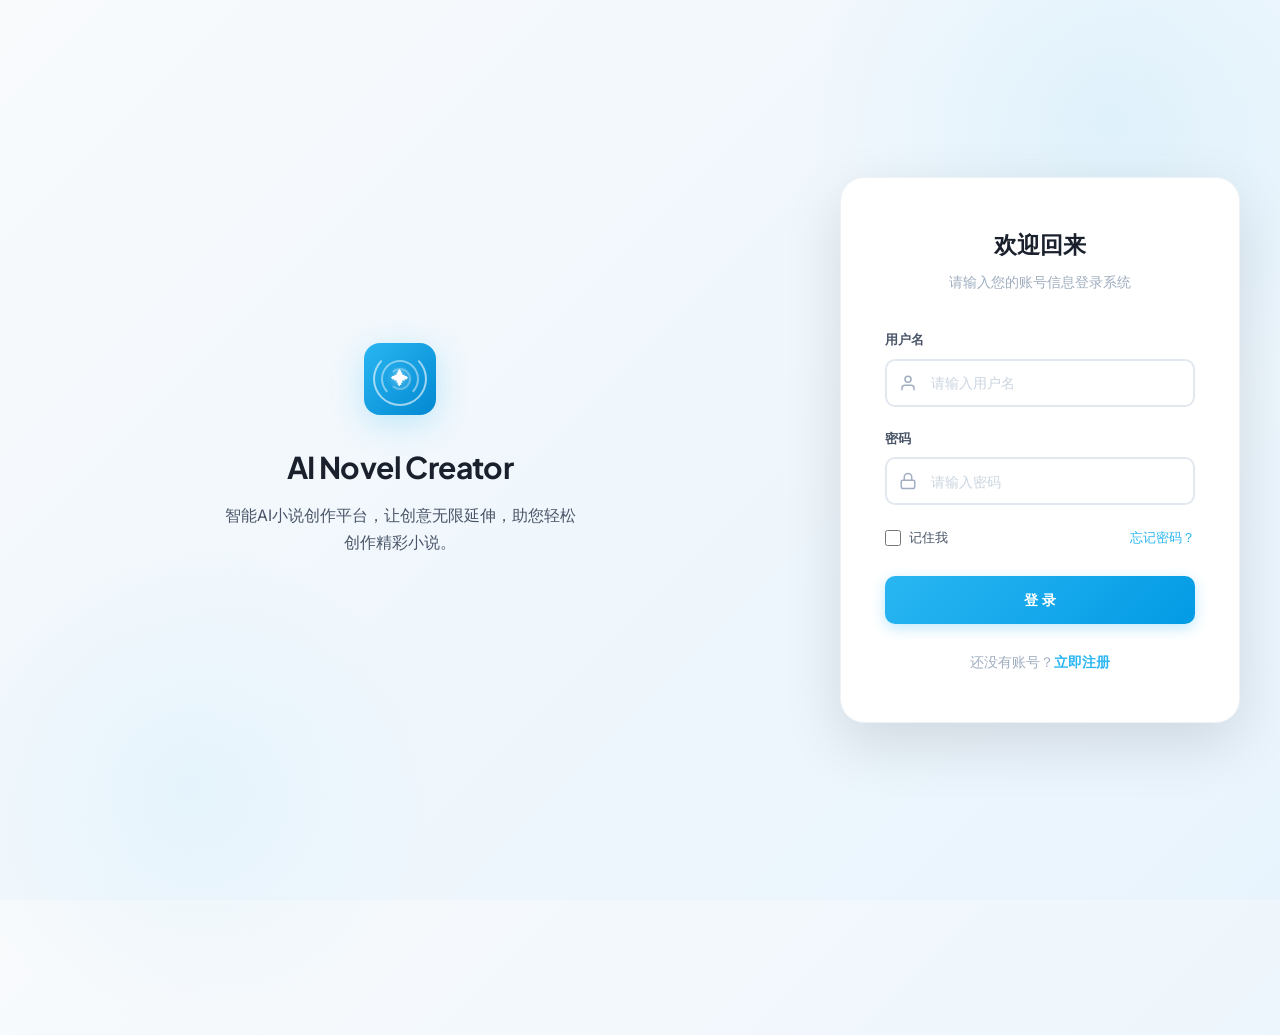
<file: frontend/index.html>
<!DOCTYPE html>
<html lang="zh-CN">
<head>
    <meta charset="UTF-8">
    <meta name="viewport" content="width=device-width, initial-scale=1.0">
    <title>AI Novel Creator - 登录</title>
    <link rel="preconnect" href="https://fonts.googleapis.com">
    <link rel="preconnect" href="https://fonts.gstatic.com" crossorigin>
    <link href="https://fonts.googleapis.com/css2?family=Inter:wght@400;500;600;700&family=Plus+Jakarta+Sans:wght@600;700;800&display=swap" rel="stylesheet">
    <link rel="stylesheet" href="css/style.css">
</head>
<body class="login-page">

    <!-- 左侧品牌区 -->
    <div class="login-brand">
        <div class="login-brand-icon creative-flow-icon">
            <div class="flow-ring flow-ring-1"></div>
            <div class="flow-ring flow-ring-2"></div>
            <div class="flow-ring flow-ring-3"></div>
            <div class="flow-center">✦</div>
        </div>
        <h1>AI Novel Creator</h1>
        <p>智能AI小说创作平台，让创意无限延伸，助您轻松创作精彩小说。</p>
    </div>

    <!-- 右侧登录面板 -->
    <div class="login-panel">
        <div class="login-card" id="loginCard">
            <div class="login-card-header">
                <h2>欢迎回来</h2>
                <span>请输入您的账号信息登录系统</span>
            </div>

            <form id="loginForm" novalidate>
                <!-- 用户名 -->
                <div class="form-group">
                    <label for="username">用户名</label>
                    <div class="input-wrapper">
                        <svg class="input-icon" viewBox="0 0 24 24" fill="none" stroke="currentColor" stroke-width="2" stroke-linecap="round" stroke-linejoin="round">
                            <path d="M20 21v-2a4 4 0 0 0-4-4H8a4 4 0 0 0-4 4v2"></path>
                            <circle cx="12" cy="7" r="4"></circle>
                        </svg>
                        <input
                            type="text"
                            id="username"
                            name="username"
                            placeholder="请输入用户名"
                            autocomplete="username"
                            required
                            minlength="2"
                            maxlength="50"
                        >
                    </div>
                </div>

                <!-- 密码 -->
                <div class="form-group">
                    <label for="password">密码</label>
                    <div class="input-wrapper">
                        <svg class="input-icon" viewBox="0 0 24 24" fill="none" stroke="currentColor" stroke-width="2" stroke-linecap="round" stroke-linejoin="round">
                            <rect x="3" y="11" width="18" height="11" rx="2" ry="2"></rect>
                            <path d="M7 11V7a5 5 0 0 1 10 0v4"></path>
                        </svg>
                        <input
                            type="password"
                            id="password"
                            name="password"
                            placeholder="请输入密码"
                            autocomplete="current-password"
                            required
                            minlength="6"
                        >
                    </div>
                </div>

                <!-- 记住我 / 忘记密码 -->
                <div class="form-options">
                    <label class="remember">
                        <input type="checkbox" id="rememberMe">
                        <span>记住我</span>
                    </label>
                    <a href="#" class="forgot" id="forgotPassword">忘记密码？</a>
                </div>

                <!-- 登录按钮 -->
                <button type="submit" class="btn btn-primary" id="loginBtn">
                    <span id="loginBtnText">登 录</span>
                    <span class="spinner hidden" id="loginSpinner"></span>
                </button>
            </form>

            <!-- 注册链接 -->
            <div class="login-card-footer">
                还没有账号？<a href="#" id="goRegister">立即注册</a>
            </div>
        </div>

        <!-- 注册卡片（默认隐藏） -->
        <div class="login-card hidden" id="registerCard">
            <div class="login-card-header">
                <h2>创建账号</h2>
                <span>注册一个新账号以使用系统</span>
            </div>

            <form id="registerForm" novalidate>
                <!-- 用户名 -->
                <div class="form-group">
                    <label for="regUsername">用户名</label>
                    <div class="input-wrapper">
                        <svg class="input-icon" viewBox="0 0 24 24" fill="none" stroke="currentColor" stroke-width="2" stroke-linecap="round" stroke-linejoin="round">
                            <path d="M20 21v-2a4 4 0 0 0-4-4H8a4 4 0 0 0-4 4v2"></path>
                            <circle cx="12" cy="7" r="4"></circle>
                        </svg>
                        <input
                            type="text"
                            id="regUsername"
                            name="regUsername"
                            placeholder="请输入用户名（字母数字下划线）"
                            autocomplete="username"
                            required
                            minlength="2"
                            maxlength="50"
                            pattern="[a-zA-Z0-9_]+"
                        >
                    </div>
                </div>

                <!-- 邮箱 -->
                <div class="form-group">
                    <label for="regEmail">邮箱</label>
                    <div class="input-wrapper">
                        <svg class="input-icon" viewBox="0 0 24 24" fill="none" stroke="currentColor" stroke-width="2" stroke-linecap="round" stroke-linejoin="round">
                            <path d="M4 4h16c1.1 0 2 .9 2 2v12c0 1.1-.9 2-2 2H4c-1.1 0-2-.9-2-2V6c0-1.1.9-2 2-2z"></path>
                            <polyline points="22,6 12,13 2,6"></polyline>
                        </svg>
                        <input
                            type="email"
                            id="regEmail"
                            name="regEmail"
                            placeholder="请输入邮箱（可选）"
                            autocomplete="email"
                        >
                    </div>
                </div>

                <!-- 手机号 -->
                <div class="form-group">
                    <label for="regPhone">手机号</label>
                    <div class="input-wrapper">
                        <svg class="input-icon" viewBox="0 0 24 24" fill="none" stroke="currentColor" stroke-width="2" stroke-linecap="round" stroke-linejoin="round">
                            <rect x="5" y="2" width="14" height="20" rx="2" ry="2"></rect>
                            <line x1="12" y1="18" x2="12.01" y2="18"></line>
                        </svg>
                        <input
                            type="text"
                            id="regPhone"
                            name="regPhone"
                            placeholder="请输入手机号（可选）"
                            autocomplete="tel"
                        >
                    </div>
                </div>

                <!-- 密码 -->
                <div class="form-group">
                    <label for="regPassword">密码</label>
                    <div class="input-wrapper">
                        <svg class="input-icon" viewBox="0 0 24 24" fill="none" stroke="currentColor" stroke-width="2" stroke-linecap="round" stroke-linejoin="round">
                            <rect x="3" y="11" width="18" height="11" rx="2" ry="2"></rect>
                            <path d="M7 11V7a5 5 0 0 1 10 0v4"></path>
                        </svg>
                        <input
                            type="password"
                            id="regPassword"
                            name="regPassword"
                            placeholder="请输入密码（至少6位）"
                            autocomplete="new-password"
                            required
                            minlength="6"
                        >
                    </div>
                </div>

                <!-- 确认密码 -->
                <div class="form-group">
                    <label for="regPasswordConfirm">确认密码</label>
                    <div class="input-wrapper">
                        <svg class="input-icon" viewBox="0 0 24 24" fill="none" stroke="currentColor" stroke-width="2" stroke-linecap="round" stroke-linejoin="round">
                            <rect x="3" y="11" width="18" height="11" rx="2" ry="2"></rect>
                            <path d="M7 11V7a5 5 0 0 1 10 0v4"></path>
                        </svg>
                        <input
                            type="password"
                            id="regPasswordConfirm"
                            name="regPasswordConfirm"
                            placeholder="请再次输入密码"
                            autocomplete="new-password"
                            required
                            minlength="6"
                        >
                    </div>
                </div>

                <!-- 注册按钮 -->
                <button type="submit" class="btn btn-primary" id="registerBtn">
                    <span id="registerBtnText">注 册</span>
                    <span class="spinner hidden" id="registerSpinner"></span>
                </button>
            </form>

            <!-- 返回登录 -->
            <div class="login-card-footer">
                已有账号？<a href="#" id="goLogin">返回登录</a>
            </div>
        </div>
    </div>

    <script src="js/api.js"></script>
    <script src="js/app.js"></script>
</body>
</html>
</file>
<file: frontend/css/style.css>
/* ============================================
   Auth System - 全局样式表
   设计方向: 现代企业级简约风格
   主色调: #29B6F2 / 白色 / 灰色系
   ============================================ */

/* ====================== CSS 变量 ====================== */
:root {
    /* 主色调 */
    --primary:          #29B6F2;
    --primary-hover:    #0288D1;
    --primary-light:    #BDE8FB;
    --primary-bg:       #E1F5FE;

    /* 中性色 */
    --bg-white:         #FFFFFF;
    --bg-page:          #F6F8FA;
    --bg-sidebar:       #FAFBFC;
    --bg-card:          #FFFFFF;
    --bg-hover:         #F0F4F8;

    /* 边框与分割线 */
    --border:           #E2E8F0;
    --border-light:     #EDF2F7;
    --divider:          #CBD5E0;

    /* 文字颜色 */
    --text-primary:     #1A202C;
    --text-secondary:   #4A5568;
    --text-muted:       #A0AEC0;
    --text-placeholder: #CBD5E0;

    /* 状态颜色 */
    --success:          #38A169;
    --success-bg:       #F0FFF4;
    --warning:          #DD6B20;
    --warning-bg:       #FFFAF0;
    --danger:           #E53E3E;
    --danger-bg:        #FFF5F5;
    --info:             #3182CE;
    --info-bg:          #EBF8FF;

    /* 阴影 */
    --shadow-sm:        0 1px 2px rgba(0,0,0,0.05);
    --shadow-md:        0 4px 6px rgba(0,0,0,0.07);
    --shadow-lg:        0 10px 40px rgba(0,0,0,0.10);
    --shadow-xl:        0 20px 60px rgba(0,0,0,0.12);

    /* 圆角 */
    --radius-sm:        6px;
    --radius-md:        10px;
    --radius-lg:        16px;
    --radius-xl:        24px;
    --radius-full:      9999px;

    /* 间距 */
    --sidebar-width:    260px;
    --navbar-height:    64px;

    /* 过渡 */
    --transition-fast:  0.15s cubic-bezier(0.4, 0, 0.2, 1);
    --transition:       0.25s cubic-bezier(0.4, 0, 0.2, 1);
    --transition-slow:  0.35s cubic-bezier(0.4, 0, 0.2, 1);

    /* 字体 */
    --font-display:     'Plus Jakarta Sans', 'PingFang SC', 'Microsoft YaHei', sans-serif;
    --font-body:        'Inter', 'PingFang SC', 'Microsoft YaHei', sans-serif;
    --font-mono:        'JetBrains Mono', 'Cascadia Code', 'Consolas', monospace;
}

/* ====================== 全局重置 ====================== */
*, *::before, *::after {
    margin: 0;
    padding: 0;
    box-sizing: border-box;
}

html {
    font-size: 15px;
    -webkit-font-smoothing: antialiased;
    -moz-osx-font-smoothing: grayscale;
}

body {
    font-family: var(--font-body);
    color: var(--text-primary);
    background: var(--bg-page);
    line-height: 1.6;
    min-height: 100vh;
}

a {
    color: var(--primary);
    text-decoration: none;
    transition: color var(--transition-fast);
}

a:hover {
    color: var(--primary-hover);
}

/* ====================== 登录页面 ====================== */
.login-page {
    display: flex;
    min-height: 100vh;
    background: linear-gradient(135deg, #F8FAFC 0%, #E8F4FD 100%);
    position: relative;
    overflow: hidden;
}

/* 背景装饰 */
.login-page::before {
    content: '';
    position: absolute;
    top: -20%;
    right: -10%;
    width: 600px;
    height: 600px;
    background: radial-gradient(circle, rgba(41,182,242,0.08) 0%, transparent 70%);
    border-radius: 50%;
    pointer-events: none;
}

.login-page::after {
    content: '';
    position: absolute;
    bottom: -15%;
    left: -5%;
    width: 500px;
    height: 500px;
    background: radial-gradient(circle, rgba(41,182,242,0.06) 0%, transparent 70%);
    border-radius: 50%;
    pointer-events: none;
}

/* 左侧品牌区 */
.login-brand {
    flex: 1;
    display: flex;
    flex-direction: column;
    justify-content: center;
    align-items: center;
    padding: 60px;
    position: relative;
    z-index: 1;
}

.login-brand-icon {
    width: 72px;
    height: 72px;
    background: linear-gradient(135deg, var(--primary) 0%, var(--primary-hover) 100%);
    border-radius: var(--radius-lg);
    display: flex;
    align-items: center;
    justify-content: center;
    margin-bottom: 28px;
    box-shadow: 0 8px 32px rgba(41,182,242,0.25);
}

.login-brand-icon svg {
    width: 36px;
    height: 36px;
    color: white;
}

/* 创意流动图标 */
.creative-flow-icon {
    position: relative;
    overflow: hidden;
}

.flow-ring {
    position: absolute;
    border-radius: 50%;
    border: 2px solid;
}

.flow-ring-1 {
    width: 54px;
    height: 54px;
    border-color: rgba(255,255,255,0.6);
    border-top-color: transparent;
    animation: flowRotate1 4s linear infinite;
}

.flow-ring-2 {
    width: 38px;
    height: 38px;
    top: 50%;
    left: 50%;
    transform: translate(-50%, -50%);
    border-color: rgba(255,255,255,0.45);
    border-bottom-color: transparent;
    animation: flowRotate2 6s linear infinite reverse;
}

.flow-ring-3 {
    width: 22px;
    height: 22px;
    top: 50%;
    left: 50%;
    transform: translate(-50%, -50%);
    border-color: rgba(255,255,255,0.3);
    border-left-color: transparent;
    animation: flowRotate3 8s linear infinite;
}

.flow-center {
    position: relative;
    z-index: 1;
    color: white;
    font-size: 18px;
    line-height: 1;
    text-shadow: 0 0 8px rgba(255,255,255,0.5);
}

@keyframes flowRotate1 {
    from { transform: rotate(0deg); }
    to { transform: rotate(360deg); }
}

@keyframes flowRotate2 {
    from { transform: translate(-50%, -50%) rotate(0deg); }
    to { transform: translate(-50%, -50%) rotate(360deg); }
}

@keyframes flowRotate3 {
    from { transform: translate(-50%, -50%) rotate(0deg); }
    to { transform: translate(-50%, -50%) rotate(360deg); }
}

.login-brand h1 {
    font-family: var(--font-display);
    font-size: 2rem;
    font-weight: 700;
    color: var(--text-primary);
    margin-bottom: 12px;
    letter-spacing: -0.02em;
}

.login-brand p {
    font-size: 1.05rem;
    color: var(--text-secondary);
    text-align: center;
    max-width: 360px;
    line-height: 1.7;
}

/* 右侧登录卡片 */
.login-panel {
    flex: 0 0 480px;
    display: flex;
    align-items: center;
    justify-content: center;
    position: relative;
    z-index: 1;
    padding: 40px;
}

.login-card {
    width: 100%;
    max-width: 420px;
    background: var(--bg-card);
    border-radius: var(--radius-xl);
    padding: 48px 44px;
    box-shadow: var(--shadow-xl);
    border: 1px solid var(--border-light);
}

.login-card-header {
    text-align: center;
    margin-bottom: 36px;
}

.login-card-header h2 {
    font-family: var(--font-display);
    font-size: 1.5rem;
    font-weight: 700;
    color: var(--text-primary);
    margin-bottom: 8px;
}

.login-card-header span {
    font-size: 0.9rem;
    color: var(--text-muted);
}

/* 表单样式 */
.form-group {
    margin-bottom: 22px;
    position: relative;
}

.form-group label {
    display: block;
    font-size: 0.85rem;
    font-weight: 600;
    color: var(--text-secondary);
    margin-bottom: 8px;
    letter-spacing: 0.01em;
}

.form-group .input-wrapper {
    position: relative;
    display: flex;
    align-items: center;
}

.form-group .input-icon {
    position: absolute;
    left: 14px;
    width: 18px;
    height: 18px;
    color: var(--text-muted);
    pointer-events: none;
    transition: color var(--transition-fast);
}

.form-group input {
    width: 100%;
    height: 48px;
    padding: 0 16px 0 44px;
    border: 2px solid var(--border);
    border-radius: var(--radius-md);
    font-size: 0.95rem;
    font-family: var(--font-body);
    color: var(--text-primary);
    background: var(--bg-white);
    transition: all var(--transition-fast);
    outline: none;
}

.form-group input:focus {
    border-color: var(--primary);
    box-shadow: 0 0 0 3px rgba(41,182,242,0.15);
}

.form-group input:focus + .input-icon,
.form-group input:focus ~ .input-icon {
    color: var(--primary);
}

.form-group input::placeholder {
    color: var(--text-placeholder);
}

/* 记住我 + 忘记密码行 */
.form-options {
    display: flex;
    justify-content: space-between;
    align-items: center;
    margin-bottom: 28px;
}

.form-options .remember {
    display: flex;
    align-items: center;
    gap: 8px;
    font-size: 0.88rem;
    color: var(--text-secondary);
    cursor: pointer;
}

.form-options .remember input[type="checkbox"] {
    width: 16px;
    height: 16px;
    accent-color: var(--primary);
    cursor: pointer;
}

.form-options .forgot {
    font-size: 0.88rem;
    font-weight: 500;
    color: var(--primary);
}

.form-options .forgot:hover {
    color: var(--primary-hover);
    text-decoration: underline;
}

/* 登录按钮 */
.btn {
    display: inline-flex;
    align-items: center;
    justify-content: center;
    gap: 8px;
    height: 48px;
    padding: 0 24px;
    border: none;
    border-radius: var(--radius-md);
    font-size: 0.95rem;
    font-weight: 600;
    font-family: var(--font-body);
    cursor: pointer;
    transition: all var(--transition-fast);
    letter-spacing: 0.01em;
    white-space: nowrap;
}

.btn-primary {
    width: 100%;
    background: linear-gradient(135deg, var(--primary) 0%, #039BE5 100%);
    color: #FFFFFF;
    box-shadow: 0 4px 14px rgba(41,182,242,0.3);
}

.btn-primary:hover {
    background: linear-gradient(135deg, #039BE5 0%, var(--primary-hover) 100%);
    box-shadow: 0 6px 20px rgba(41,182,242,0.4);
    transform: translateY(-1px);
}

.btn-primary:active {
    transform: translateY(0);
}

.btn-primary:disabled {
    opacity: 0.6;
    cursor: not-allowed;
    transform: none;
    box-shadow: none;
}

.btn-sm {
    height: 36px;
    padding: 0 16px;
    font-size: 0.85rem;
}

.btn-danger {
    background: var(--danger);
    color: #FFFFFF;
}

.btn-danger:hover {
    background: #C53030;
}

.btn-outline {
    background: transparent;
    color: var(--text-secondary);
    border: 1.5px solid var(--border);
}

.btn-outline:hover {
    background: var(--bg-hover);
    border-color: var(--divider);
}

/* 注册链接 */
.login-card-footer {
    text-align: center;
    margin-top: 28px;
    font-size: 0.9rem;
    color: var(--text-muted);
}

.login-card-footer a {
    font-weight: 600;
    color: var(--primary);
}

/* 消息提示 */
.toast {
    position: fixed;
    top: 24px;
    right: 24px;
    padding: 14px 22px;
    border-radius: var(--radius-md);
    font-size: 0.9rem;
    font-weight: 500;
    z-index: 9999;
    animation: slideInRight 0.3s ease;
    box-shadow: var(--shadow-lg);
    max-width: 400px;
}

.toast-success {
    background: var(--success);
    color: #FFFFFF;
}

.toast-error {
    background: var(--danger);
    color: #FFFFFF;
}

.toast-warning {
    background: var(--warning);
    color: #FFFFFF;
}

@keyframes slideInRight {
    from { transform: translateX(100%); opacity: 0; }
    to   { transform: translateX(0); opacity: 1; }
}

/* Spinner */
.spinner {
    width: 20px;
    height: 20px;
    border: 2.5px solid rgba(255,255,255,0.3);
    border-top-color: #FFFFFF;
    border-radius: 50%;
    animation: spin 0.6s linear infinite;
}

@keyframes spin {
    to { transform: rotate(360deg); }
}

/* ====================== 仪表盘布局 ====================== */
.dashboard {
    display: flex;
    min-height: 100vh;
    background: var(--bg-page);
}

/* 顶部导航栏 */
.navbar {
    position: fixed;
    top: 0;
    left: 0;
    right: 0;
    height: var(--navbar-height);
    background: var(--bg-white);
    border-bottom: 1px solid var(--border);
    display: flex;
    align-items: center;
    justify-content: space-between;
    padding: 0 28px;
    z-index: 100;
    box-shadow: var(--shadow-sm);
}

.navbar-brand {
    display: flex;
    align-items: center;
    gap: 12px;
}

.navbar-brand .brand-icon {
    width: 38px;
    height: 38px;
    background: linear-gradient(135deg, var(--primary) 0%, var(--primary-hover) 100%);
    border-radius: var(--radius-sm);
    display: flex;
    align-items: center;
    justify-content: center;
}

.navbar-brand .brand-icon svg {
    width: 20px;
    height: 20px;
    color: white;
}

/* 导航栏小型创意流动图标 */
.creative-flow-icon-sm {
    position: relative;
    overflow: hidden;
}

.creative-flow-icon-sm .flow-ring {
    position: absolute;
    border-radius: 50%;
    border: 1.5px solid;
}

.creative-flow-icon-sm .flow-ring-1 {
    width: 28px;
    height: 28px;
    border-color: rgba(255,255,255,0.6);
    border-top-color: transparent;
    animation: flowRotate1 4s linear infinite;
}

.creative-flow-icon-sm .flow-ring-2 {
    width: 20px;
    height: 20px;
    top: 50%;
    left: 50%;
    transform: translate(-50%, -50%);
    border-color: rgba(255,255,255,0.45);
    border-bottom-color: transparent;
    animation: flowRotate2 6s linear infinite reverse;
}

.creative-flow-icon-sm .flow-ring-3 {
    width: 12px;
    height: 12px;
    top: 50%;
    left: 50%;
    transform: translate(-50%, -50%);
    border-color: rgba(255,255,255,0.3);
    border-left-color: transparent;
    animation: flowRotate3 8s linear infinite;
}

.creative-flow-icon-sm .flow-center {
    position: relative;
    z-index: 1;
    color: white;
    font-size: 10px;
    line-height: 1;
    text-shadow: 0 0 4px rgba(255,255,255,0.5);
}

.navbar-brand h1 {
    font-family: var(--font-display);
    font-size: 1.1rem;
    font-weight: 700;
    color: var(--text-primary);
    letter-spacing: -0.01em;
}

.navbar-actions {
    display: flex;
    align-items: center;
    gap: 16px;
}

.navbar-user {
    display: flex;
    align-items: center;
    gap: 10px;
    padding: 6px 14px;
    border-radius: var(--radius-full);
    cursor: pointer;
    transition: background var(--transition-fast);
}

.navbar-user:hover {
    background: var(--bg-hover);
}

.navbar-user .avatar {
    width: 34px;
    height: 34px;
    border-radius: 50%;
    background: linear-gradient(135deg, var(--primary) 0%, var(--primary-hover) 100%);
    display: flex;
    align-items: center;
    justify-content: center;
    color: white;
    font-weight: 700;
    font-size: 0.9rem;
}

.navbar-user .user-info {
    display: flex;
    flex-direction: column;
}

.navbar-user .user-name {
    font-size: 0.85rem;
    font-weight: 600;
    color: var(--text-primary);
    line-height: 1.2;
}

.navbar-user .user-role {
    font-size: 0.75rem;
    color: var(--text-muted);
    line-height: 1.2;
}

.navbar-divider {
    width: 1px;
    height: 24px;
    background: var(--border);
}

.btn-logout {
    display: inline-flex;
    align-items: center;
    gap: 6px;
    padding: 8px 16px;
    border: 1.5px solid var(--border);
    border-radius: var(--radius-sm);
    background: transparent;
    color: var(--text-secondary);
    font-size: 0.85rem;
    font-weight: 500;
    font-family: var(--font-body);
    cursor: pointer;
    transition: all var(--transition-fast);
}

.btn-logout:hover {
    background: var(--danger-bg);
    border-color: var(--danger);
    color: var(--danger);
}

/* 左侧边栏 */
.sidebar {
    position: fixed;
    top: var(--navbar-height);
    left: 0;
    bottom: 0;
    width: var(--sidebar-width);
    background: var(--bg-sidebar);
    border-right: 1px solid var(--border);
    overflow-y: auto;
    padding: 20px 14px;
    z-index: 90;
}

.sidebar-section {
    margin-bottom: 8px;
}

.sidebar-section-title {
    font-size: 0.72rem;
    font-weight: 700;
    text-transform: uppercase;
    letter-spacing: 0.08em;
    color: var(--text-muted);
    padding: 6px 12px;
    margin-bottom: 4px;
}

.sidebar-nav {
    list-style: none;
}

.sidebar-nav-item {
    margin-bottom: 2px;
}

.sidebar-nav-link {
    display: flex;
    align-items: center;
    gap: 10px;
    padding: 10px 14px;
    border-radius: var(--radius-sm);
    font-size: 0.9rem;
    font-weight: 500;
    color: var(--text-secondary);
    transition: all var(--transition-fast);
    cursor: pointer;
    text-decoration: none;
}

.sidebar-nav-link:hover {
    background: var(--bg-hover);
    color: var(--text-primary);
}

.sidebar-nav-link.active {
    background: linear-gradient(135deg, var(--primary) 0%, #039BE5 100%);
    color: #FFFFFF;
    box-shadow: 0 2px 10px rgba(41,182,242,0.3);
}

.sidebar-nav-link svg {
    width: 18px;
    height: 18px;
    flex-shrink: 0;
}

.sidebar-badge {
    margin-left: auto;
    padding: 2px 8px;
    background: var(--primary-light);
    color: var(--primary-hover);
    border-radius: var(--radius-full);
    font-size: 0.7rem;
    font-weight: 700;
}

.sidebar-nav-link.active .sidebar-badge {
    background: rgba(255,255,255,0.25);
    color: #FFFFFF;
}

/* 主内容区 */
.main-content {
    margin-left: var(--sidebar-width);
    margin-top: var(--navbar-height);
    padding: 32px;
    flex: 1;
    min-height: calc(100vh - var(--navbar-height));
}

/* 页面标题区 */
.page-header {
    margin-bottom: 28px;
}

.page-header h2 {
    font-family: var(--font-display);
    font-size: 1.5rem;
    font-weight: 700;
    color: var(--text-primary);
    margin-bottom: 4px;
}

.page-header p {
    font-size: 0.9rem;
    color: var(--text-muted);
}

/* 统计卡片 */
.stats-row {
    display: grid;
    grid-template-columns: repeat(4, 1fr);
    gap: 20px;
    margin-bottom: 28px;
}

.stat-card {
    background: var(--bg-card);
    border-radius: var(--radius-lg);
    padding: 24px;
    border: 1px solid var(--border-light);
    box-shadow: var(--shadow-sm);
    transition: all var(--transition);
}

.stat-card:hover {
    box-shadow: var(--shadow-md);
    transform: translateY(-2px);
}

.stat-card-header {
    display: flex;
    justify-content: space-between;
    align-items: flex-start;
    margin-bottom: 12px;
}

.stat-card-label {
    font-size: 0.85rem;
    color: var(--text-muted);
    font-weight: 500;
}

.stat-card-icon {
    width: 40px;
    height: 40px;
    border-radius: var(--radius-sm);
    display: flex;
    align-items: center;
    justify-content: center;
}

.stat-card-icon.blue  { background: var(--primary-bg); color: var(--primary); }
.stat-card-icon.green { background: var(--success-bg); color: var(--success); }
.stat-card-icon.orange { background: var(--warning-bg); color: var(--warning); }
.stat-card-icon.red   { background: var(--danger-bg); color: var(--danger); }
.stat-card-icon.purple { background: var(--info-bg); color: var(--info); }

.stat-card-icon svg {
    width: 20px;
    height: 20px;
}

.stat-card-value {
    font-family: var(--font-display);
    font-size: 1.8rem;
    font-weight: 700;
    color: var(--text-primary);
    line-height: 1;
}

.stat-card-change {
    font-size: 0.8rem;
    margin-top: 6px;
    color: var(--text-muted);
}

.stat-card-change .up   { color: var(--success); font-weight: 600; }
.stat-card-change .down { color: var(--danger); font-weight: 600; }

/* 内容卡片 */
.content-card {
    background: var(--bg-card);
    border-radius: var(--radius-lg);
    border: 1px solid var(--border-light);
    box-shadow: var(--shadow-sm);
    overflow: hidden;
}

.content-card-header {
    display: flex;
    justify-content: space-between;
    align-items: center;
    padding: 20px 24px;
    border-bottom: 1px solid var(--border-light);
}

.content-card-header h3 {
    font-family: var(--font-display);
    font-size: 1.05rem;
    font-weight: 600;
    color: var(--text-primary);
}

.content-card-body {
    padding: 24px;
}

/* 工具栏 */
.toolbar {
    display: flex;
    gap: 12px;
    margin-bottom: 20px;
}

.search-box {
    position: relative;
    flex: 1;
    max-width: 320px;
}

.search-box input {
    width: 100%;
    height: 40px;
    padding: 0 16px 0 40px;
    border: 1.5px solid var(--border);
    border-radius: var(--radius-sm);
    font-size: 0.88rem;
    background: var(--bg-white);
    transition: all var(--transition-fast);
    outline: none;
}

.search-box input:focus {
    border-color: var(--primary);
    box-shadow: 0 0 0 3px rgba(41,182,242,0.12);
}

.search-box svg {
    position: absolute;
    left: 12px;
    top: 50%;
    transform: translateY(-50%);
    width: 18px;
    height: 18px;
    color: var(--text-muted);
}

/* 表格 */
.table-wrapper {
    overflow-x: auto;
}

table {
    width: 100%;
    border-collapse: collapse;
    font-size: 0.88rem;
}

table thead th {
    text-align: left;
    padding: 12px 16px;
    font-weight: 600;
    font-size: 0.8rem;
    text-transform: uppercase;
    letter-spacing: 0.05em;
    color: var(--text-muted);
    border-bottom: 2px solid var(--border);
    background: var(--bg-page);
    white-space: nowrap;
}

table tbody td {
    padding: 14px 16px;
    border-bottom: 1px solid var(--border-light);
    color: var(--text-primary);
    vertical-align: middle;
}

table tbody tr {
    transition: background var(--transition-fast);
}

table tbody tr:hover {
    background: var(--bg-hover);
}

table tbody tr:last-child td {
    border-bottom: none;
}

/* 状态标签 */
.status-badge {
    display: inline-flex;
    align-items: center;
    gap: 5px;
    padding: 3px 10px;
    border-radius: var(--radius-full);
    font-size: 0.78rem;
    font-weight: 600;
}

.status-badge.active {
    background: var(--success-bg);
    color: var(--success);
}

.status-badge.disabled {
    background: var(--danger-bg);
    color: var(--danger);
}

.status-dot {
    width: 7px;
    height: 7px;
    border-radius: 50%;
    display: inline-block;
}

.status-dot.active   { background: var(--success); }
.status-dot.disabled { background: var(--danger); }

/* 角色标签 */
.role-badge {
    display: inline-flex;
    padding: 3px 10px;
    border-radius: var(--radius-full);
    font-size: 0.78rem;
    font-weight: 600;
}

.role-badge.admin {
    background: var(--primary-bg);
    color: var(--primary-hover);
}

.role-badge.user {
    background: var(--bg-hover);
    color: var(--text-secondary);
}

/* 操作按钮 */
.action-btns {
    display: flex;
    gap: 8px;
}

.btn-icon {
    width: 34px;
    height: 34px;
    border-radius: var(--radius-sm);
    border: 1px solid var(--border);
    background: var(--bg-white);
    display: flex;
    align-items: center;
    justify-content: center;
    cursor: pointer;
    transition: all var(--transition-fast);
    color: var(--text-secondary);
}

.btn-icon:hover {
    background: var(--bg-hover);
    color: var(--text-primary);
}

.btn-icon.edit:hover {
    border-color: var(--primary);
    color: var(--primary);
    background: var(--primary-bg);
}

.btn-icon.delete:hover {
    border-color: var(--danger);
    color: var(--danger);
    background: var(--danger-bg);
}

.btn-icon svg {
    width: 16px;
    height: 16px;
}

/* 分页 */
.pagination {
    display: flex;
    justify-content: space-between;
    align-items: center;
    padding: 16px 0 0;
}

.pagination-info {
    font-size: 0.85rem;
    color: var(--text-muted);
}

.pagination-btns {
    display: flex;
    gap: 6px;
}

.pagination-btns button {
    width: 36px;
    height: 36px;
    border: 1px solid var(--border);
    border-radius: var(--radius-sm);
    background: var(--bg-white);
    color: var(--text-secondary);
    font-weight: 500;
    cursor: pointer;
    transition: all var(--transition-fast);
    display: flex;
    align-items: center;
    justify-content: center;
}

.pagination-btns button:hover:not(:disabled) {
    border-color: var(--primary);
    color: var(--primary);
}

.pagination-btns button.active {
    background: var(--primary);
    border-color: var(--primary);
    color: #FFFFFF;
}

.pagination-btns button:disabled {
    opacity: 0.4;
    cursor: not-allowed;
}

/* 模态框 */
.modal-overlay {
    position: fixed;
    inset: 0;
    background: rgba(0,0,0,0.4);
    backdrop-filter: blur(4px);
    display: flex;
    align-items: center;
    justify-content: center;
    z-index: 200;
    animation: fadeIn 0.2s ease;
}

@keyframes fadeIn {
    from { opacity: 0; }
    to   { opacity: 1; }
}

.modal {
    background: var(--bg-card);
    border-radius: var(--radius-xl);
    box-shadow: var(--shadow-xl);
    width: 90%;
    max-width: 480px;
    max-height: 90vh;
    overflow-y: auto;
    animation: scaleIn 0.25s ease;
}

@keyframes scaleIn {
    from { transform: scale(0.95); opacity: 0; }
    to   { transform: scale(1); opacity: 1; }
}

.modal-header {
    display: flex;
    justify-content: space-between;
    align-items: center;
    padding: 24px 28px 0;
}

.modal-header h3 {
    font-family: var(--font-display);
    font-size: 1.15rem;
    font-weight: 700;
}

.modal-close {
    width: 32px;
    height: 32px;
    border-radius: var(--radius-sm);
    border: none;
    background: var(--bg-hover);
    cursor: pointer;
    display: flex;
    align-items: center;
    justify-content: center;
    color: var(--text-muted);
    transition: all var(--transition-fast);
}

.modal-close:hover {
    background: var(--danger-bg);
    color: var(--danger);
}

.modal-body {
    padding: 24px 28px;
}

.modal-footer {
    padding: 0 28px 24px;
    display: flex;
    gap: 12px;
    justify-content: flex-end;
}

/* 隐藏类 */
.hidden {
    display: none !important;
}

/* 空状态 */
.empty-state {
    text-align: center;
    padding: 60px 20px;
    color: var(--text-muted);
}

.empty-state svg {
    width: 64px;
    height: 64px;
    margin-bottom: 16px;
    opacity: 0.4;
}

.empty-state p {
    font-size: 0.95rem;
}

/* 加载中 */
.loading-row td {
    text-align: center;
    padding: 40px !important;
    color: var(--text-muted);
}

/* 响应式 */
@media (max-width: 1200px) {
    .stats-row {
        grid-template-columns: repeat(2, 1fr);
    }
}

@media (max-width: 900px) {
    .login-page {
        flex-direction: column;
    }
    .login-brand {
        flex: 0;
        padding: 40px 20px;
    }
    .login-panel {
        flex: 0 0 auto;
    }
    .sidebar {
        display: none;
    }
    .main-content {
        margin-left: 0;
    }
    .stats-row {
        grid-template-columns: 1fr;
    }
}
/* ====================== 创作页面 ====================== */

/* Tab 切换栏 */
.create-tabs {
    display: flex;
    gap: 4px;
    margin-bottom: 24px;
    background: var(--bg-card);
    border: 1px solid var(--border-light);
    border-radius: var(--radius-md);
    padding: 5px;
    box-shadow: var(--shadow-sm);
}

.create-tab {
    display: flex;
    align-items: center;
    gap: 8px;
    padding: 10px 20px;
    border: none;
    border-radius: var(--radius-sm);
    background: transparent;
    font-size: 0.9rem;
    font-weight: 600;
    font-family: var(--font-body);
    color: var(--text-secondary);
    cursor: pointer;
    transition: all var(--transition-fast);
    white-space: nowrap;
}

.create-tab svg {
    width: 18px;
    height: 18px;
    flex-shrink: 0;
}

.create-tab:hover {
    background: var(--bg-hover);
    color: var(--text-primary);
}

.create-tab.active {
    background: linear-gradient(135deg, var(--primary) 0%, #039BE5 100%);
    color: #FFFFFF;
    box-shadow: 0 2px 10px rgba(41,182,242,0.3);
}

/* 创作面板 */
.create-panel {
    display: none;
}

.create-panel.active {
    display: block;
    animation: fadeInUp 0.3s ease;
}

@keyframes fadeInUp {
    from { opacity: 0; transform: translateY(10px); }
    to   { opacity: 1; transform: translateY(0); }
}

/* 新建作品表单 */
.create-form {
    background: var(--bg-card);
    border-radius: var(--radius-lg);
    border: 1px solid var(--border-light);
    box-shadow: var(--shadow-sm);
    padding: 32px;
}

/* 表单行布局 */
.form-row {
    display: flex;
    gap: 20px;
    margin-bottom: 0;
}

.form-row-2col {
    gap: 24px;
}

.form-group-lg { flex: 3; }
.form-group-md { flex: 1; }

.form-row-2col .form-group { flex: 1; }

/* 表单组间距 */
.create-form .form-group {
    margin-bottom: 24px;
}

.create-form .form-row .form-group {
    margin-bottom: 0;
}

/* 标签图标 */
.label-icon {
    display: inline-flex;
    align-items: center;
    vertical-align: middle;
    margin-right: 6px;
}

.label-icon svg {
    width: 16px;
    height: 16px;
    color: var(--primary);
}

/* 必填标记 */
.required {
    color: var(--danger);
    margin-left: 2px;
    font-weight: 700;
}

/* 字数统计 */
.char-count {
    display: block;
    text-align: right;
    font-size: 0.75rem;
    color: var(--text-muted);
    margin-top: 4px;
}

/* 输入框增强 - 无图标模式 */
.create-form .form-group input[type="text"],
.create-form .form-group select {
    width: 100%;
    height: 46px;
    padding: 0 16px;
    border: 1.5px solid var(--border);
    border-radius: var(--radius-md);
    font-size: 0.92rem;
    font-family: var(--font-body);
    color: var(--text-primary);
    background: var(--bg-white);
    transition: all var(--transition-fast);
    outline: none;
}

.create-form .form-group input[type="text"]:focus,
.create-form .form-group select:focus,
.create-form .form-group textarea:focus {
    border-color: var(--primary);
    box-shadow: 0 0 0 3px rgba(41,182,242,0.12);
}

.create-form .form-group select {
    cursor: pointer;
    appearance: none;
    background-image: url("data:image/svg+xml,%3Csvg xmlns='http://www.w3.org/2000/svg' width='16' height='16' viewBox='0 0 24 24' fill='none' stroke='%23A0AEC0' stroke-width='2' stroke-linecap='round' stroke-linejoin='round'%3E%3Cpolyline points='6 9 12 15 18 9'%3E%3C/polyline%3E%3C/svg%3E");
    background-repeat: no-repeat;
    background-position: right 14px center;
    padding-right: 40px;
}

/* Textarea */
.create-form .form-group textarea {
    width: 100%;
    padding: 12px 16px;
    border: 1.5px solid var(--border);
    border-radius: var(--radius-md);
    font-size: 0.92rem;
    font-family: var(--font-body);
    color: var(--text-primary);
    background: var(--bg-white);
    transition: all var(--transition-fast);
    outline: none;
    resize: vertical;
    min-height: 100px;
    line-height: 1.7;
}

.create-form .form-group textarea::placeholder,
.create-form .form-group input[type="text"]::placeholder,
.create-form .form-group select {
    color: var(--text-placeholder);
}

/* 角色列表 */
.character-list {
    display: flex;
    flex-direction: column;
    gap: 10px;
}

.character-row {
    display: flex;
    gap: 10px;
    align-items: center;
    animation: fadeInUp 0.2s ease;
}

.character-row .char-name {
    flex: 0 0 140px;
    height: 42px;
    padding: 0 12px;
    border: 1.5px solid var(--border);
    border-radius: var(--radius-sm);
    font-size: 0.88rem;
    font-family: var(--font-body);
    color: var(--text-primary);
    background: var(--bg-white);
    outline: none;
    transition: all var(--transition-fast);
}

.character-row .char-desc {
    flex: 2;
    height: 42px;
    padding: 0 12px;
    border: 1.5px solid var(--border);
    border-radius: var(--radius-sm);
    font-size: 0.88rem;
    font-family: var(--font-body);
    color: var(--text-primary);
    background: var(--bg-white);
    outline: none;
    transition: all var(--transition-fast);
}

.character-row .char-relation {
    flex: 2;
    height: 42px;
    padding: 0 12px;
    border: 1.5px solid var(--border);
    border-radius: var(--radius-sm);
    font-size: 0.88rem;
    font-family: var(--font-body);
    color: var(--text-primary);
    background: var(--bg-white);
    outline: none;
    transition: all var(--transition-fast);
}

.character-row .char-name:focus,
.character-row .char-desc:focus,
.character-row .char-relation:focus {
    border-color: var(--primary);
    box-shadow: 0 0 0 3px rgba(41,182,242,0.12);
}

.character-row .char-name::placeholder,
.character-row .char-desc::placeholder,
.character-row .char-relation::placeholder {
    color: var(--text-placeholder);
}

.btn-char-remove {
    flex: 0 0 36px;
    width: 36px;
    height: 36px;
    border: 1px solid var(--border);
    border-radius: var(--radius-sm);
    background: var(--bg-white);
    display: flex;
    align-items: center;
    justify-content: center;
    cursor: pointer;
    transition: all var(--transition-fast);
    color: var(--text-muted);
}

.btn-char-remove:hover {
    background: var(--danger-bg);
    border-color: var(--danger);
    color: var(--danger);
}

.btn-char-remove svg {
    width: 16px;
    height: 16px;
}

/* 添加角色按钮 */
.btn-add-character {
    display: inline-flex;
    align-items: center;
    gap: 6px;
    margin-top: 12px;
    padding: 8px 16px;
    border: 1.5px dashed var(--border);
    border-radius: var(--radius-sm);
    background: transparent;
    font-size: 0.85rem;
    font-weight: 500;
    font-family: var(--font-body);
    color: var(--text-muted);
    cursor: pointer;
    transition: all var(--transition-fast);
}

.btn-add-character svg {
    width: 16px;
    height: 16px;
}

.btn-add-character:hover {
    border-color: var(--primary);
    color: var(--primary);
    background: var(--primary-bg);
}

/* 标签输入 */
.tag-input-wrapper {
    display: flex;
    flex-wrap: wrap;
    gap: 8px;
    padding: 8px 12px;
    border: 1.5px solid var(--border);
    border-radius: var(--radius-md);
    background: var(--bg-white);
    min-height: 46px;
    align-items: center;
    transition: all var(--transition-fast);
    cursor: text;
}

.tag-input-wrapper:focus-within {
    border-color: var(--primary);
    box-shadow: 0 0 0 3px rgba(41,182,242,0.12);
}

.tag-container {
    display: flex;
    flex-wrap: wrap;
    gap: 6px;
}

.tag-item {
    display: inline-flex;
    align-items: center;
    gap: 4px;
    padding: 4px 10px;
    background: var(--primary-bg);
    color: var(--primary-hover);
    border-radius: var(--radius-full);
    font-size: 0.82rem;
    font-weight: 600;
    animation: fadeInUp 0.2s ease;
}

.tag-item .tag-remove {
    display: inline-flex;
    align-items: center;
    cursor: pointer;
    color: var(--primary);
    opacity: 0.6;
    transition: opacity var(--transition-fast);
    border: none;
    background: none;
    padding: 0;
    line-height: 1;
}

.tag-item .tag-remove:hover {
    opacity: 1;
}

.tag-input-wrapper input {
    flex: 1;
    min-width: 120px;
    border: none;
    outline: none;
    font-size: 0.9rem;
    font-family: var(--font-body);
    color: var(--text-primary);
    background: transparent;
    height: 28px;
}

.tag-input-wrapper input::placeholder {
    color: var(--text-placeholder);
}

/* 热门标签 */
.tag-suggestions {
    margin-top: 10px;
    display: flex;
    flex-wrap: wrap;
    align-items: center;
    gap: 6px;
}

.tag-suggest-label {
    font-size: 0.8rem;
    color: var(--text-muted);
    margin-right: 4px;
}

.tag-suggest-btn {
    padding: 4px 12px;
    border: 1px solid var(--border-light);
    border-radius: var(--radius-full);
    background: var(--bg-white);
    font-size: 0.8rem;
    font-weight: 500;
    font-family: var(--font-body);
    color: var(--text-secondary);
    cursor: pointer;
    transition: all var(--transition-fast);
}

.tag-suggest-btn:hover {
    border-color: var(--primary);
    color: var(--primary);
    background: var(--primary-bg);
}

/* 提交区域 */
.form-actions {
    display: flex;
    justify-content: flex-end;
    gap: 12px;
    margin-top: 8px;
    padding-top: 24px;
    border-top: 1px solid var(--border-light);
}

.form-actions .btn-primary {
    width: auto;
    min-width: 140px;
    padding: 0 32px;
}

/* ========== 作品章节更新面板 ========== */
.chapter-update-layout {
    display: flex;
    gap: 20px;
    min-height: calc(100vh - var(--navbar-height) - 160px);
}

/* 左侧作品列表 */
.chapter-sidebar {
    flex: 0 0 300px;
    background: var(--bg-card);
    border: 1px solid var(--border-light);
    border-radius: var(--radius-lg);
    box-shadow: var(--shadow-sm);
    display: flex;
    flex-direction: column;
    overflow: hidden;
}

.chapter-sidebar-header {
    padding: 20px;
    border-bottom: 1px solid var(--border-light);
}

.chapter-sidebar-header h3 {
    font-family: var(--font-display);
    font-size: 1rem;
    font-weight: 700;
    color: var(--text-primary);
    margin-bottom: 12px;
}

.chapter-search {
    position: relative;
    display: flex;
    align-items: center;
}

.chapter-search svg {
    position: absolute;
    left: 10px;
    width: 16px;
    height: 16px;
    color: var(--text-muted);
    pointer-events: none;
}

.chapter-search input {
    width: 100%;
    height: 36px;
    padding: 0 12px 0 34px;
    border: 1.5px solid var(--border);
    border-radius: var(--radius-sm);
    font-size: 0.85rem;
    font-family: var(--font-body);
    color: var(--text-primary);
    background: var(--bg-white);
    outline: none;
    transition: all var(--transition-fast);
}

.chapter-search input:focus {
    border-color: var(--primary);
    box-shadow: 0 0 0 3px rgba(41,182,242,0.12);
}

.chapter-search input::placeholder {
    color: var(--text-placeholder);
}

.chapter-work-list {
    flex: 1;
    overflow-y: auto;
    padding: 12px;
}

.chapter-empty-works {
    display: flex;
    flex-direction: column;
    align-items: center;
    justify-content: center;
    padding: 40px 20px;
    text-align: center;
    color: var(--text-muted);
}

.chapter-empty-works svg {
    width: 48px;
    height: 48px;
    margin-bottom: 12px;
    opacity: 0.3;
}

.chapter-empty-works p {
    font-size: 0.9rem;
    font-weight: 600;
    margin-bottom: 4px;
}

.chapter-empty-works span {
    font-size: 0.8rem;
    opacity: 0.7;
}

/* 作品列表项 */
.chapter-work-item {
    padding: 14px;
    border-radius: var(--radius-sm);
    cursor: pointer;
    transition: all var(--transition-fast);
    margin-bottom: 4px;
    border: 1.5px solid transparent;
}

.chapter-work-item:hover {
    background: var(--bg-hover);
}

.chapter-work-item.active {
    background: var(--primary-bg);
    border-color: var(--primary);
}

.chapter-work-item-name {
    font-size: 0.9rem;
    font-weight: 600;
    color: var(--text-primary);
    margin-bottom: 4px;
    white-space: nowrap;
    overflow: hidden;
    text-overflow: ellipsis;
}

.chapter-work-item-meta {
    font-size: 0.78rem;
    color: var(--text-muted);
    display: flex;
    align-items: center;
    gap: 8px;
}

/* 右侧章节编辑区 */
.chapter-editor-area {
    flex: 1;
    background: var(--bg-card);
    border: 1px solid var(--border-light);
    border-radius: var(--radius-lg);
    box-shadow: var(--shadow-sm);
    overflow: hidden;
    display: flex;
    flex-direction: column;
}

/* 空状态占位 */
.chapter-editor-placeholder {
    flex: 1;
    display: flex;
    flex-direction: column;
    align-items: center;
    justify-content: center;
    padding: 60px;
    text-align: center;
    color: var(--text-muted);
}

.chapter-editor-placeholder svg {
    width: 64px;
    height: 64px;
    margin-bottom: 16px;
    opacity: 0.3;
}

.chapter-editor-placeholder h3 {
    font-family: var(--font-display);
    font-size: 1.1rem;
    font-weight: 600;
    color: var(--text-secondary);
    margin-bottom: 8px;
}

.chapter-editor-placeholder p {
    font-size: 0.88rem;
    max-width: 300px;
}

/* 编辑器内容 */
.chapter-editor-header {
    display: flex;
    justify-content: space-between;
    align-items: center;
    padding: 20px 24px;
    border-bottom: 1px solid var(--border-light);
}

.chapter-editor-title h3 {
    font-family: var(--font-display);
    font-size: 1.1rem;
    font-weight: 700;
    color: var(--text-primary);
}

.chapter-count {
    font-size: 0.82rem;
    color: var(--text-muted);
    margin-top: 2px;
    display: block;
}

/* 章节列表 */
.chapter-list-area {
    flex: 1;
    overflow-y: auto;
    padding: 16px 24px;
}

.chapter-item {
    display: flex;
    align-items: flex-start;
    gap: 14px;
    padding: 16px;
    border-radius: var(--radius-md);
    border: 1px solid var(--border-light);
    margin-bottom: 10px;
    transition: all var(--transition-fast);
    background: var(--bg-white);
}

.chapter-item:hover {
    box-shadow: var(--shadow-md);
    border-color: var(--border);
}

.chapter-item-header {
    display: flex;
    align-items: center;
    gap: 10px;
    margin-bottom: 8px;
}

.chapter-number {
    display: inline-flex;
    align-items: center;
    justify-content: center;
    width: 28px;
    height: 28px;
    border-radius: var(--radius-sm);
    background: var(--primary-bg);
    color: var(--primary);
    font-size: 0.78rem;
    font-weight: 700;
    flex-shrink: 0;
}

.chapter-item-title {
    font-size: 0.92rem;
    font-weight: 600;
    color: var(--text-primary);
    flex: 1;
}

.chapter-item-body {
    flex: 1;
}

.chapter-item-textarea {
    width: 100%;
    min-height: 100px;
    padding: 10px 12px;
    border: 1.5px solid var(--border-light);
    border-radius: var(--radius-sm);
    font-size: 0.88rem;
    font-family: var(--font-body);
    color: var(--text-primary);
    background: var(--bg-page);
    resize: vertical;
    outline: none;
    line-height: 1.7;
    transition: all var(--transition-fast);
}

.chapter-item-textarea:focus {
    border-color: var(--primary);
    background: var(--bg-white);
    box-shadow: 0 0 0 3px rgba(41,182,242,0.12);
}

.chapter-item-actions {
    display: flex;
    gap: 6px;
    flex-shrink: 0;
}

.chapter-item-actions .btn-icon {
    width: 32px;
    height: 32px;
}

/* 响应式 */
@media (max-width: 1200px) {
    .chapter-update-layout {
        flex-direction: column;
    }
    .chapter-sidebar {
        flex: 0 0 auto;
    }
    .form-row {
        flex-direction: column;
        gap: 0;
    }
    .form-group-lg,
    .form-group-md {
        flex: 1;
    }
    .form-row .form-group-lg,
    .form-row .form-group-md {
        margin-bottom: 24px;
    }
    .form-row-2col {
        flex-direction: column;
        gap: 0;
    }
    .form-row-2col .form-group {
        flex: 1;
    }
    .character-row {
        flex-wrap: wrap;
    }
    .character-row .char-name {
        flex: 0 0 100%;
    }
    .character-row .char-desc,
    .character-row .char-relation {
        flex: 1;
        min-width: 150px;
    }
}

/* ====================== 章节详情卡片 ====================== */

.chapter-card {
    background: var(--bg-white);
    border: 1px solid var(--border-light);
    border-radius: var(--radius-md);
    margin-bottom: 10px;
    overflow: hidden;
    transition: all var(--transition-fast);
}

.chapter-card:hover {
    border-color: var(--border);
    box-shadow: var(--shadow-md);
}

.chapter-card.expanded {
    border-color: var(--primary);
    box-shadow: 0 4px 20px rgba(41,182,242,0.12);
}

.chapter-card-header {
    display: flex;
    align-items: center;
    justify-content: space-between;
    padding: 14px 18px;
    cursor: pointer;
    transition: background var(--transition-fast);
    gap: 12px;
}

.chapter-card-header:hover {
    background: var(--bg-hover);
}

.chapter-card-left {
    display: flex;
    align-items: center;
    gap: 12px;
    flex: 1;
    min-width: 0;
}

.chapter-card-info {
    display: flex;
    flex-direction: column;
    gap: 2px;
    min-width: 0;
}

.chapter-card-title {
    font-size: 0.95rem;
    font-weight: 600;
    color: var(--text-primary);
    white-space: nowrap;
    overflow: hidden;
    text-overflow: ellipsis;
}

.chapter-card-meta {
    font-size: 0.78rem;
    color: var(--text-muted);
    white-space: nowrap;
    overflow: hidden;
    text-overflow: ellipsis;
}

.chapter-card-right {
    display: flex;
    align-items: center;
    gap: 8px;
    flex-shrink: 0;
}

.chapter-card-status {
    font-size: 0.72rem;
    font-weight: 600;
    padding: 3px 10px;
    border-radius: var(--radius-full);
    white-space: nowrap;
}

.chapter-card-status.saved {
    background: var(--success-bg);
    color: var(--success);
}

.chapter-card-status.unsaved {
    background: var(--warning-bg);
    color: var(--warning);
}

.chapter-card-toggle {
    width: 28px;
    height: 28px;
    border: none;
    border-radius: var(--radius-sm);
    background: transparent;
    display: flex;
    align-items: center;
    justify-content: center;
    cursor: pointer;
    color: var(--text-muted);
    transition: all var(--transition-fast);
}

.chapter-card-toggle:hover {
    background: var(--bg-hover);
    color: var(--text-primary);
}

.chapter-card-toggle svg {
    width: 16px;
    height: 16px;
}

.chapter-card-delete {
    opacity: 0.5;
    transition: opacity var(--transition-fast);
}

.chapter-card-header:hover .chapter-card-delete {
    opacity: 1;
}

.chapter-card-body {
    border-top: 1px solid var(--border-light);
    background: var(--bg-page);
    padding: 20px;
    animation: fadeInDown 0.25s ease;
}

@keyframes fadeInDown {
    from { opacity: 0; transform: translateY(-6px); }
    to   { opacity: 1; transform: translateY(0); }
}

/* 章节详情表单 */
.chapter-detail-card {
    background: var(--bg-white);
    border-radius: var(--radius-md);
    border: 1px solid var(--border-light);
    padding: 0;
}

.chapter-detail-inner {
    display: flex;
    flex-direction: column;
    gap: 20px;
}

.chapter-detail-section {
    display: flex;
    flex-direction: column;
    gap: 8px;
}

.chapter-detail-label {
    display: flex;
    align-items: center;
    gap: 8px;
    font-size: 0.88rem;
    font-weight: 600;
    color: var(--text-secondary);
}

.chapter-detail-label svg {
    width: 16px;
    height: 16px;
    color: var(--primary);
    flex-shrink: 0;
}

.chapter-detail-input {
    width: 100%;
    height: 42px;
    padding: 0 14px;
    border: 1.5px solid var(--border);
    border-radius: var(--radius-sm);
    font-size: 0.9rem;
    font-family: var(--font-body);
    color: var(--text-primary);
    background: var(--bg-white);
    outline: none;
    transition: all var(--transition-fast);
}

.chapter-detail-input:focus {
    border-color: var(--primary);
    box-shadow: 0 0 0 3px rgba(41,182,242,0.12);
}

.chapter-detail-textarea {
    width: 100%;
    padding: 10px 14px;
    border: 1.5px solid var(--border);
    border-radius: var(--radius-sm);
    font-size: 0.88rem;
    font-family: var(--font-body);
    color: var(--text-primary);
    background: var(--bg-white);
    outline: none;
    resize: vertical;
    min-height: 80px;
    line-height: 1.7;
    transition: all var(--transition-fast);
}

.chapter-detail-textarea:focus {
    border-color: var(--primary);
    box-shadow: 0 0 0 3px rgba(41,182,242,0.12);
}

.chapter-detail-textarea::placeholder {
    color: var(--text-placeholder);
}

.chapter-body-textarea {
    min-height: 200px;
    font-size: 0.92rem;
    line-height: 1.8;
}

/* 章节动态行输入 */
.chapter-multi-input {
    display: flex;
    flex-direction: column;
    gap: 8px;
}

.chapter-multi-row {
    display: flex;
    gap: 8px;
    align-items: center;
    animation: fadeInUp 0.2s ease;
}

.chapter-multi-name {
    flex: 0 0 160px;
    height: 38px;
    padding: 0 12px;
    border: 1.5px solid var(--border);
    border-radius: var(--radius-sm);
    font-size: 0.85rem;
    font-family: var(--font-body);
    color: var(--text-primary);
    background: var(--bg-white);
    outline: none;
    transition: all var(--transition-fast);
}

.chapter-multi-name:focus {
    border-color: var(--primary);
    box-shadow: 0 0 0 3px rgba(41,182,242,0.12);
}

.chapter-multi-desc {
    flex: 1;
    height: 38px;
    padding: 0 12px;
    border: 1.5px solid var(--border);
    border-radius: var(--radius-sm);
    font-size: 0.85rem;
    font-family: var(--font-body);
    color: var(--text-primary);
    background: var(--bg-white);
    outline: none;
    transition: all var(--transition-fast);
}

.chapter-multi-desc:focus {
    border-color: var(--primary);
    box-shadow: 0 0 0 3px rgba(41,182,242,0.12);
}

.chapter-multi-name::placeholder,
.chapter-multi-desc::placeholder {
    color: var(--text-placeholder);
}

.chapter-multi-add {
    margin-top: 4px;
    padding: 6px 14px;
    font-size: 0.8rem;
}

/* 章节保存操作区 */
.chapter-detail-actions {
    display: flex;
    justify-content: flex-end;
    gap: 10px;
    padding-top: 12px;
    border-top: 1px solid var(--border-light);
    margin-top: 4px;
}

.chapter-detail-actions .btn-sm {
    height: 36px;
    padding: 0 18px;
    font-size: 0.85rem;
}

.chapter-detail-actions .btn-sm svg {
    width: 14px;
    height: 14px;
}

/* 响应式 */
@media (max-width: 1200px) {
    .chapter-multi-row {
        flex-wrap: wrap;
    }
    .chapter-multi-name {
        flex: 1;
        min-width: 120px;
    }
    .chapter-card-header {
        flex-wrap: wrap;
    }
    .chapter-card-left {
        min-width: 0;
    }
}

@media (max-width: 768px) {
    .chapter-detail-actions {
        flex-direction: column;
    }
    .chapter-detail-actions .btn-sm {
        width: 100%;
    }
}

/* ====================== 章节字数 ====================== */
.chapter-wordcount-section { margin-bottom: 0; }

.chapter-wordcount-row {
    display: flex;
    align-items: center;
    gap: 12px;
}

.chapter-wordcount-input {
    flex: 0 0 160px !important;
    text-align: right;
}

.chapter-wordcount-hint {
    font-size: 0.82rem;
    color: var(--text-muted);
}

/* ====================== 一键生成按钮 ====================== */
.btn-ai {
    background: linear-gradient(135deg, #8B5CF6 0%, #7C3AED 100%);
    color: #FFFFFF;
    border: none;
    box-shadow: 0 4px 14px rgba(139,92,246,0.3);
    display: inline-flex;
    align-items: center;
    gap: 6px;
}

.btn-ai:hover {
    background: linear-gradient(135deg, #7C3AED 0%, #6D28D9 100%);
    box-shadow: 0 6px 20px rgba(139,92,246,0.4);
    transform: translateY(-1px);
}

.btn-ai:active {
    transform: translateY(0);
}

.btn-ai:disabled {
    opacity: 0.6;
    cursor: not-allowed;
    transform: none;
    box-shadow: none;
}

.btn-ai .spinner {
    border-color: rgba(255,255,255,0.3);
    border-top-color: #FFFFFF;
}

.chapter-detail-action-group {
    display: flex;
    gap: 10px;
}

.chapter-detail-actions {
    display: flex;
    justify-content: space-between;
    align-items: center;
    gap: 10px;
    padding-top: 12px;
    border-top: 1px solid var(--border-light);
    margin-top: 4px;
}

/* ====================== 预览弹窗 ====================== */
.chapter-preview-modal {
    max-width: 720px;
    width: 90%;
}

.chapter-preview-body {
    max-height: 60vh;
    overflow-y: auto;
    padding: 0 28px 24px;
}

.chapter-preview-info {
    display: flex;
    flex-direction: column;
    gap: 12px;
    padding: 16px 20px;
    background: var(--bg-page);
    border-radius: var(--radius-md);
    border: 1px solid var(--border-light);
}

.chapter-preview-field {
    display: flex;
    align-items: baseline;
    gap: 12px;
}

.chapter-preview-label {
    font-size: 0.8rem;
    font-weight: 600;
    color: var(--text-muted);
    flex-shrink: 0;
    min-width: 80px;
}

.chapter-preview-value {
    font-size: 0.9rem;
    color: var(--text-primary);
    font-weight: 500;
}

.chapter-preview-divider {
    height: 1px;
    background: var(--border-light);
    margin: 20px 0;
}

.chapter-preview-content {
    font-size: 0.95rem;
    line-height: 1.9;
    color: var(--text-primary);
    white-space: pre-wrap;
    font-family: var(--font-body);
}

.chapter-preview-content p {
    margin-bottom: 1em;
    text-indent: 2em;
}

/* 响应式 */
@media (max-width: 768px) {
    .chapter-detail-actions {
        flex-direction: column;
        align-items: stretch;
    }
    .chapter-detail-action-group {
        width: 100%;
    }
    .chapter-detail-action-group .btn-sm {
        flex: 1;
        justify-content: center;
    }
    .chapter-wordcount-row {
        flex-direction: column;
        align-items: flex-start;
    }
    .chapter-wordcount-input {
        flex: 0 0 auto;
        width: 100% !important;
    }
}
</file>
